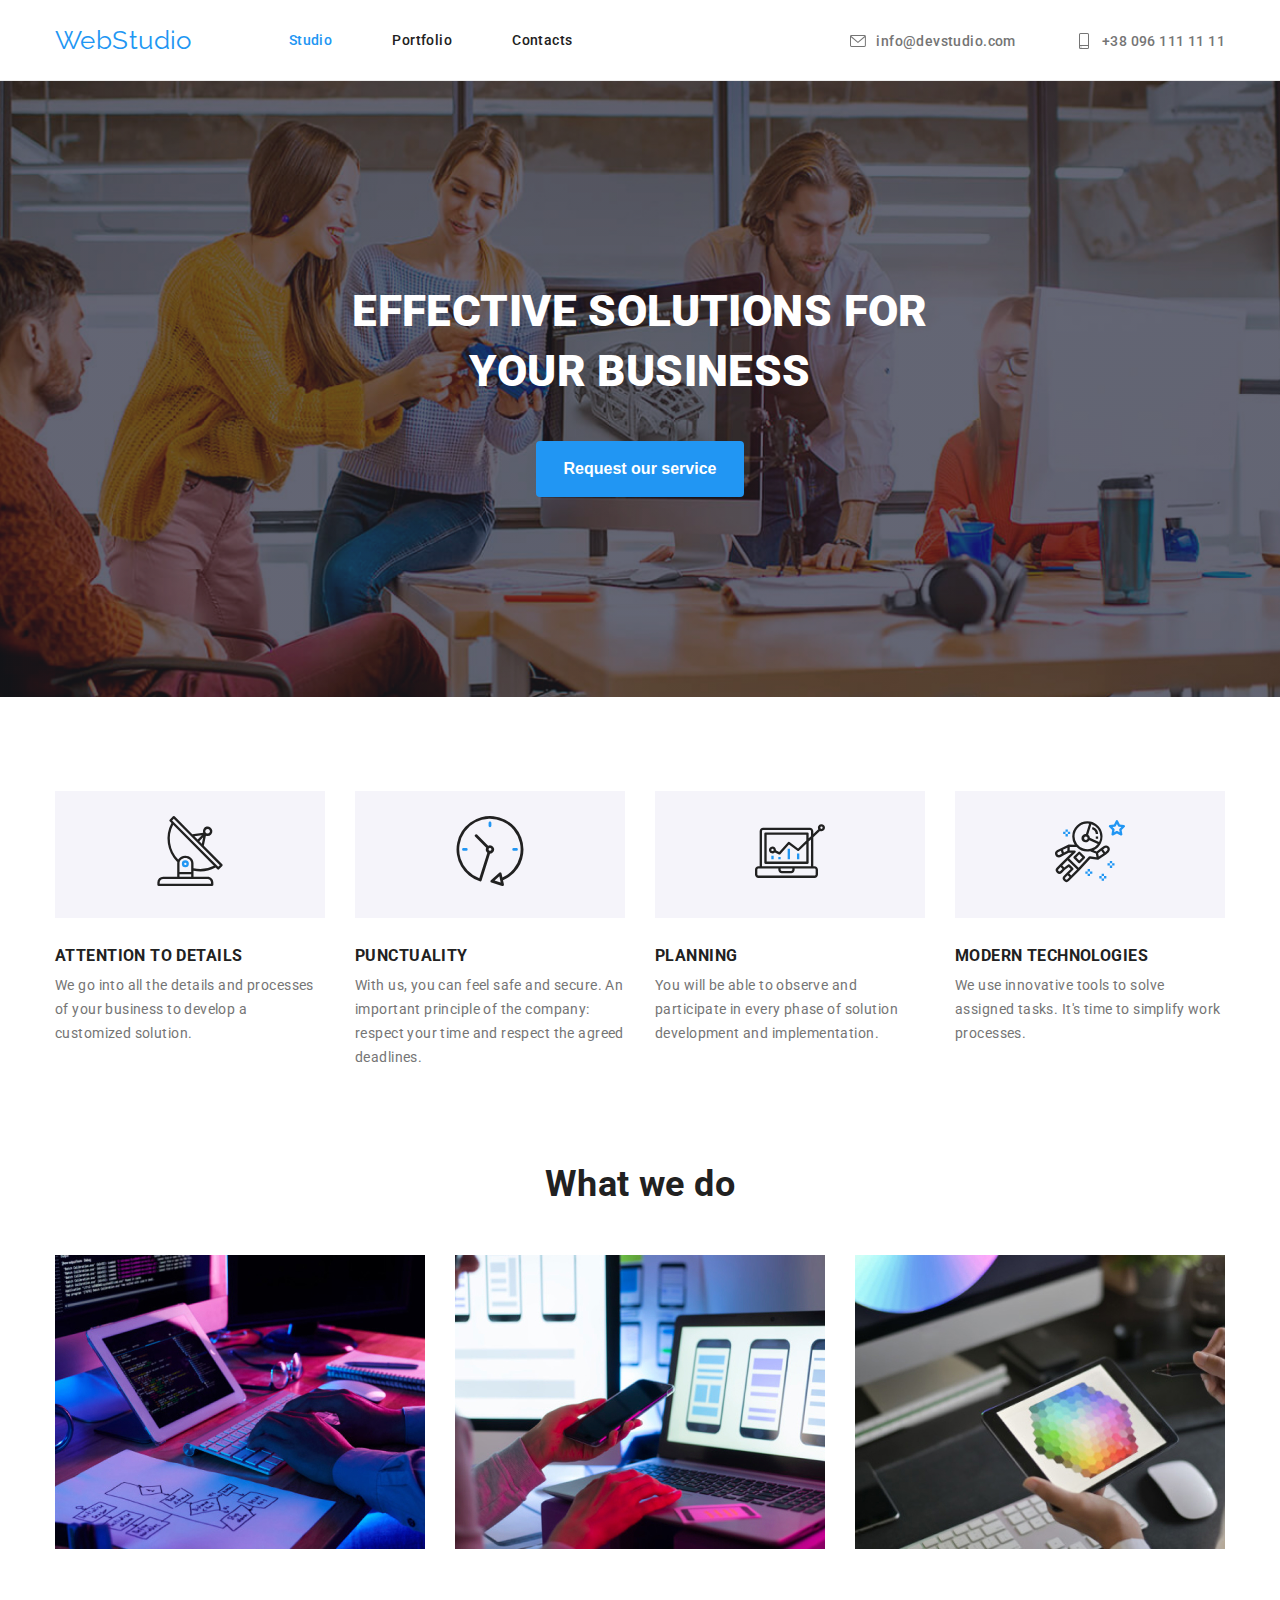
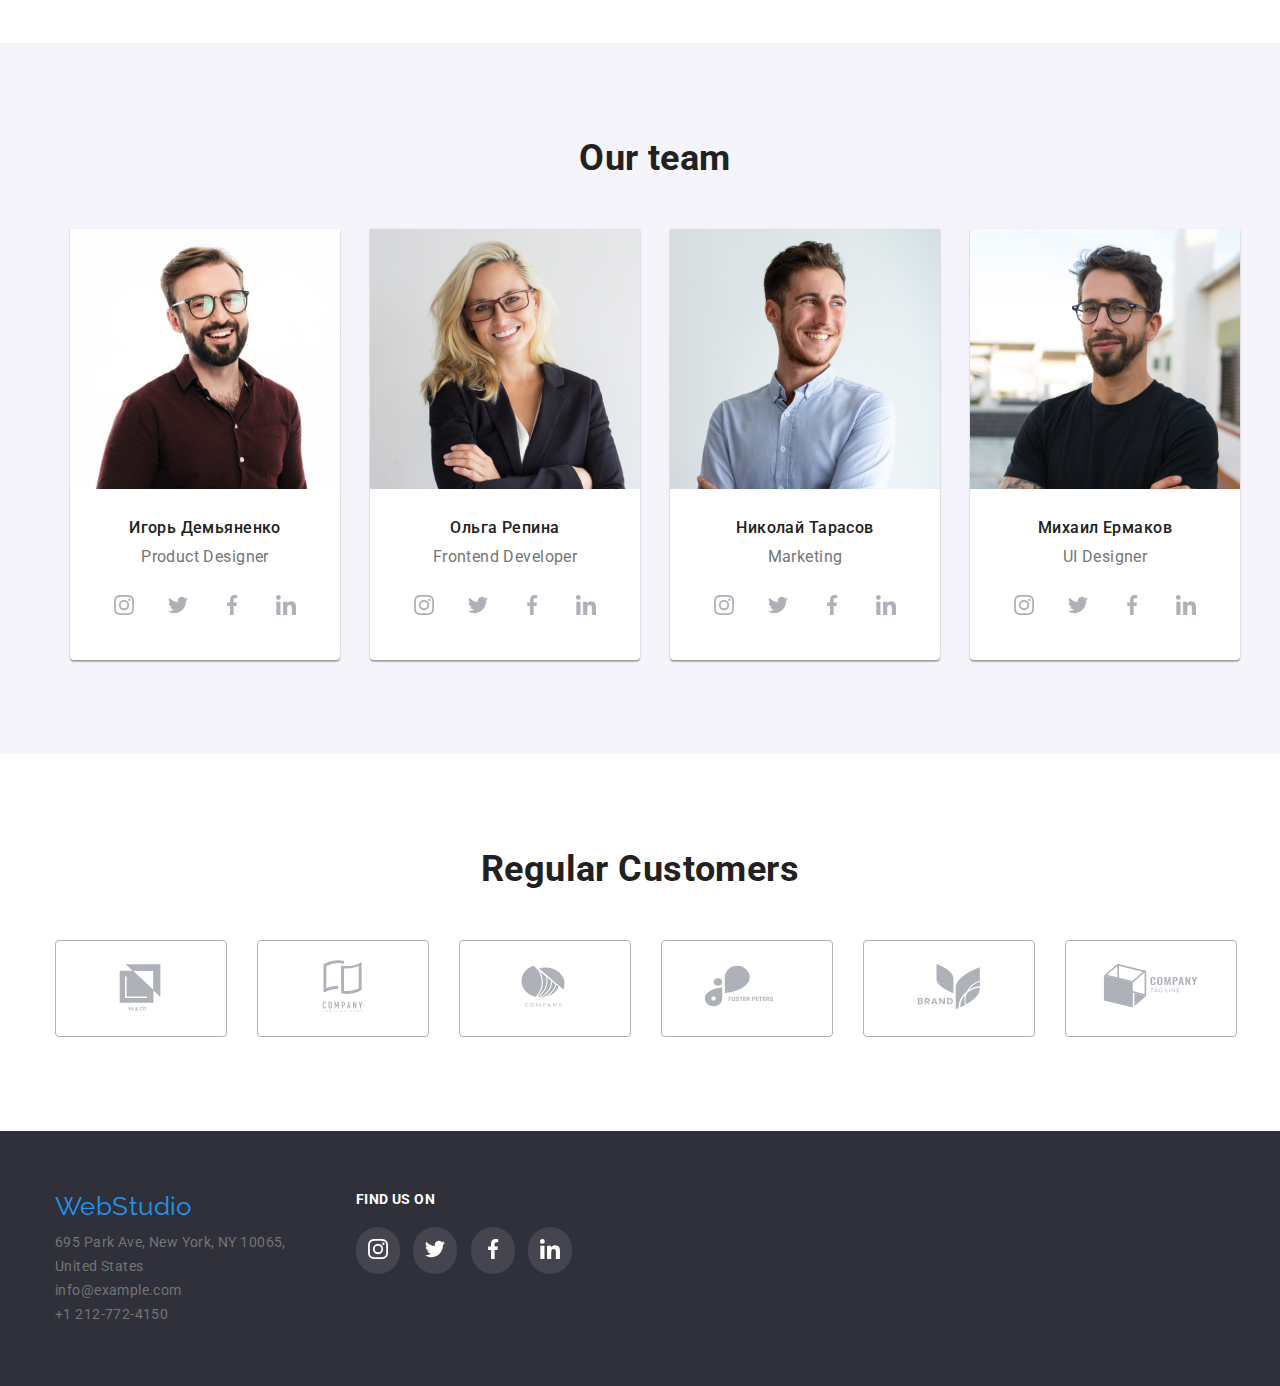
<file: index.html>
<!DOCTYPE html>
<html lang="en">
  <head>
    <title>WebStudio</title>
    <meta charset="utf-8" />
    <link rel="preconnect" href="https://fonts.googleapis.com" />
    <link rel="preconnect" href="https://fonts.gstatic.com" crossorigin />
    <link
      href="https://fonts.googleapis.com/css2?family=Raleway:wght@700&family=Roboto:wght@400;500;700;900&display=swap"
      rel="stylesheet"
    />
    <link rel="stylesheet" href="css/styles.css" />
  </head>
  <body>
    <header class="header">
      <div class="container header-content">
        <nav class="header-nav">
          <a href="index.html" class="logo link">WebStudio</a>
          <ul class="list header-ul">
            <li class="header-item">
              <a href="index.html" class="header-active-link link">Studio</a>
            </li>
            <li class="header-item">
              <a href="portfolio.html" class="header-nav-link link"
                >Portfolio</a
              >
            </li>
            <li class="header-item">
              <a href="#" class="header-nav-link link">Contacts</a>
            </li>
          </ul>
        </nav>
        <ul class="header-ul list">
          <li class="header-item">
            <a href="mailto:info@devstudio.com" class="header-contacts link">
              <svg class="header-contacts-icon">
                <use href="./images/icons.svg#icon-envelope"></use>
              </svg>
              <p>info@devstudio.com</p>
            </a>
          </li>
          <li class="header-item">
            <a href="tel:+380961111111" class="header-contacts link">
              <svg class="header-contacts-icon">
                <use href="./images/icons.svg#icon-smartphone"></use>
              </svg>
              <p>+38 096 111 11 11</p>
            </a>
          </li>
        </ul>
      </div>
    </header>
    <main>
      <section class="hero-section">
        <div class="container">
          <h1 class="hero-section-h1">
            EFFECTIVE SOLUTIONS FOR<br />
            YOUR BUSINESS
          </h1>
          <button type="button" class="request-button">
            Request our service
          </button>
        </div>
      </section>
      <section class="section">
        <div class="container">
          <ul class="features-list list">
            <li class="features-list-item">
              <div class="features-card-image">
                <svg width="70" height="70">
                  <use href="./images/icons.svg#icon-antenna-1"></use>
                </svg>
              </div>
              <h3 class="features-headers">ATTENTION TO DETAILS</h3>
              <p class="features-text">
                We go into all the details and processes of your business to
                develop a customized solution.
              </p>
            </li>
            <li class="features-list-item">
              <div class="features-card-image">
                <svg width="70" height="70">
                  <use href="./images/icons.svg#icon-clock-1"></use>
                </svg>
              </div>
              <h3 class="features-headers">PUNCTUALITY</h3>
              <p class="features-text">
                With us, you can feel safe and secure. An important principle of
                the company: respect your time and respect the agreed deadlines.
              </p>
            </li>
            <li class="features-list-item">
              <div class="features-card-image">
                <svg width="70" height="70">
                  <use href="./images/icons.svg#icon-diagram-1"></use>
                </svg>
              </div>
              <h3 class="features-headers">PLANNING</h3>
              <p class="features-text">
                You will be able to observe and participate in every phase of
                solution development and implementation.
              </p>
            </li>
            <li class="features-list-item">
              <div class="features-card-image">
                <svg width="70" height="70">
                  <use href="./images/icons.svg#icon-astronaut-1"></use>
                </svg>
              </div>
              <h3 class="features-headers">MODERN TECHNOLOGIES</h3>
              <p class="features-text">
                We use innovative tools to solve assigned tasks. It's time to
                simplify work processes.
              </p>
            </li>
          </ul>
        </div>
      </section>
      <section class="section section-no-top-padding">
        <div class="container">
          <h2 class="headers">What we do</h2>
          <ul class="whatWeDo-list list">
            <li>
              <img src="images/img1.jpg" alt="writing code" width="370" />
            </li>
            <li>
              <img
                src="images/img2.jpg"
                alt="testing app on phone"
                width="370"
              />
            </li>
            <li>
              <img src="images/img3.jpg" alt="drowing on tablet" width="370" />
            </li>
          </ul>
        </div>
      </section>
      <section class="section section-team">
        <div class="container team">
          <div class="container">
            <h2 class="headers">Our team</h2>
            <ul class="team-list list">
              <li class="team-list-item">
                <img
                  src="images/photo1.jpg"
                  alt="a photo of a man"
                  class="team-member-image"
                  width="270"
                />
                <h3 class="team-member-name">Игорь Демьяненко</h3>
                <p class="team-member-text">Product Designer</p>
                <ul class="list team-member-icon-list">
                  <li>
                    <a href="#">
                      <div class="team-member-icon-wrapper">
                        <svg>
                          <use href="./images/icons.svg#icon-instagram-1"></use>
                        </svg>
                      </div>
                    </a>
                  </li>
                  <li>
                    <a href="#">
                      <div class="team-member-icon-wrapper">
                        <svg>
                          <use href="./images/icons.svg#icon-twitter-1"></use>
                        </svg>
                      </div>
                    </a>
                  </li>
                  <li>
                    <a href="">
                      <div class="team-member-icon-wrapper">
                        <svg>
                          <use href="./images/icons.svg#icon-facebook-1"></use>
                        </svg>
                      </div>
                    </a>
                  </li>
                  <li>
                    <a href="">
                      <div class="team-member-icon-wrapper">
                        <svg>
                          <use href="./images/icons.svg#icon-linkedin-1"></use>
                        </svg>
                      </div>
                    </a>
                  </li>
                </ul>
              </li>
              <li class="team-list-item">
                <img
                  src="images/photo2.jpg"
                  alt="a photo of a woman"
                  class="team-member-image"
                  width="270"
                />
                <h3 class="team-member-name">Ольга Репина</h3>
                <p class="team-member-text">Frontend Developer</p>
                <ul class="list team-member-icon-list">
                  <li>
                    <a href="#">
                      <div class="team-member-icon-wrapper">
                        <svg>
                          <use href="./images/icons.svg#icon-instagram-1"></use>
                        </svg>
                      </div>
                    </a>
                  </li>
                  <li>
                    <a href="#">
                      <div class="team-member-icon-wrapper">
                        <svg>
                          <use href="./images/icons.svg#icon-twitter-1"></use>
                        </svg>
                      </div>
                    </a>
                  </li>
                  <li>
                    <a href="">
                      <div class="team-member-icon-wrapper">
                        <svg>
                          <use href="./images/icons.svg#icon-facebook-1"></use>
                        </svg>
                      </div>
                    </a>
                  </li>
                  <li>
                    <a href="">
                      <div class="team-member-icon-wrapper">
                        <svg>
                          <use href="./images/icons.svg#icon-linkedin-1"></use>
                        </svg>
                      </div>
                    </a>
                  </li>
                </ul>
              </li>
              <li class="team-list-item">
                <img
                  src="images/photo3.jpg"
                  alt="a photo of a man"
                  class="team-member-image"
                  width="270"
                />
                <h3 class="team-member-name">Николай Тарасов</h3>
                <p class="team-member-text">Marketing</p>
                <ul class="list team-member-icon-list">
                  <li>
                    <a href="#">
                      <div class="team-member-icon-wrapper">
                        <svg>
                          <use href="./images/icons.svg#icon-instagram-1"></use>
                        </svg>
                      </div>
                    </a>
                  </li>
                  <li>
                    <a href="#">
                      <div class="team-member-icon-wrapper">
                        <svg>
                          <use href="./images/icons.svg#icon-twitter-1"></use>
                        </svg>
                      </div>
                    </a>
                  </li>
                  <li>
                    <a href="">
                      <div class="team-member-icon-wrapper">
                        <svg>
                          <use href="./images/icons.svg#icon-facebook-1"></use>
                        </svg>
                      </div>
                    </a>
                  </li>
                  <li>
                    <a href="">
                      <div class="team-member-icon-wrapper">
                        <svg>
                          <use href="./images/icons.svg#icon-linkedin-1"></use>
                        </svg>
                      </div>
                    </a>
                  </li>
                </ul>
              </li>
              <li class="team-list-item">
                <img
                  src="images/photo4.jpg"
                  alt="a photo of a man"
                  class="team-member-image"
                  width="270"
                />
                <h3 class="team-member-name">Михаил Ермаков</h3>
                <p class="team-member-text">UI Designer</p>
                <ul class="list team-member-icon-list">
                  <li>
                    <a href="#">
                      <div class="team-member-icon-wrapper">
                        <svg>
                          <use href="./images/icons.svg#icon-instagram-1"></use>
                        </svg>
                      </div>
                    </a>
                  </li>
                  <li>
                    <a href="#">
                      <div class="team-member-icon-wrapper">
                        <svg>
                          <use href="./images/icons.svg#icon-twitter-1"></use>
                        </svg>
                      </div>
                    </a>
                  </li>
                  <li>
                    <a href="">
                      <div class="team-member-icon-wrapper">
                        <svg>
                          <use href="./images/icons.svg#icon-facebook-1"></use>
                        </svg>
                      </div>
                    </a>
                  </li>
                  <li>
                    <a href="">
                      <div class="team-member-icon-wrapper">
                        <svg>
                          <use href="./images/icons.svg#icon-linkedin-1"></use>
                        </svg>
                      </div>
                    </a>
                  </li>
                </ul>
              </li>
            </ul>
          </div>
        </div>
      </section>
      <section class="section">
        <div class="container">
          <h1 class="headers">Regular Customers</h1>
          <div>
            <ul class="list customer-list">
              <li>
                <a href="#">
                  <div class="customer-div">
                    <svg class="customer-icon">
                      <use href="./images/icons.svg#icon-Logo1"></use>
                    </svg>
                  </div>
                </a>
              </li>
              <li>
                <a href="#">
                  <div class="customer-div">
                    <svg class="customer-icon">
                      <use href="./images/icons.svg#icon-Logo2"></use>
                    </svg>
                  </div>
                </a>
              </li>
              <li>
                <a href="#">
                  <div class="customer-div">
                    <svg class="customer-icon">
                      <use href="./images/icons.svg#icon-Logo3"></use>
                    </svg>
                  </div>
                </a>
              </li>
              <li>
                <a href="#">
                  <div class="customer-div">
                    <svg class="customer-icon">
                      <use href="./images/icons.svg#icon-Logo4"></use>
                    </svg>
                  </div>
                </a>
              </li>
              <li>
                <a href="#">
                  <div class="customer-div">
                    <svg class="customer-icon">
                      <use href="./images/icons.svg#icon-Logo5"></use>
                    </svg>
                  </div>
                </a>
              </li>
              <li>
                <a href="#">
                  <div class="customer-div">
                    <svg class="customer-icon">
                      <use href="./images/icons.svg#icon-Logo6"></use>
                    </svg>
                  </div>
                </a>
              </li>
            </ul>
          </div>
        </div>
      </section>
    </main>
    <footer class="footer">
      <div class="container footer-container">
        <div>
          <a href="#" class="logo link">WebStudio</a>
          <address class="footer-address">
            <ul class="list">
              <li>
                <a class="link" href="index.html"
                  >695 Park Ave, New York, NY 10065,<br />
                  United States</a
                >
              </li>
              <li>
                <a class="link" href="mailto:info@example.com"
                  >info@example.com</a
                >
              </li>
              <li>
                <a class="link" href="tel:+1212-772-4150">+1 212-772-4150</a>
              </li>
            </ul>
          </address>
        </div>
        <div class="findUs-container">
          <p class="findUs-text">Find us on</p>
          <ul class="list footer-icons-list">
            <li>
              <a href="">
                <div class="footer-icon-wrapper">
                  <svg>
                    <use href="./images/icons.svg#icon-instagram-1"></use>
                  </svg>
                </div>
              </a>
            </li>
            <li>
              <a href="">
                <div class="footer-icon-wrapper">
                  <svg>
                    <use href="./images/icons.svg#icon-twitter-1"></use>
                  </svg>
                </div>
              </a>
            </li>
            <li>
              <a href="">
                <div class="footer-icon-wrapper">
                  <svg>
                    <use href="./images/icons.svg#icon-facebook-1"></use>
                  </svg>
                </div>
              </a>
            </li>
            <li>
              <a href="">
                <div class="footer-icon-wrapper">
                  <svg>
                    <use href="./images/icons.svg#icon-linkedin-1"></use>
                  </svg>
                </div>
              </a>
            </li>
          </ul>
        </div>
      </div>
    </footer>
  </body>
</html>
</file>
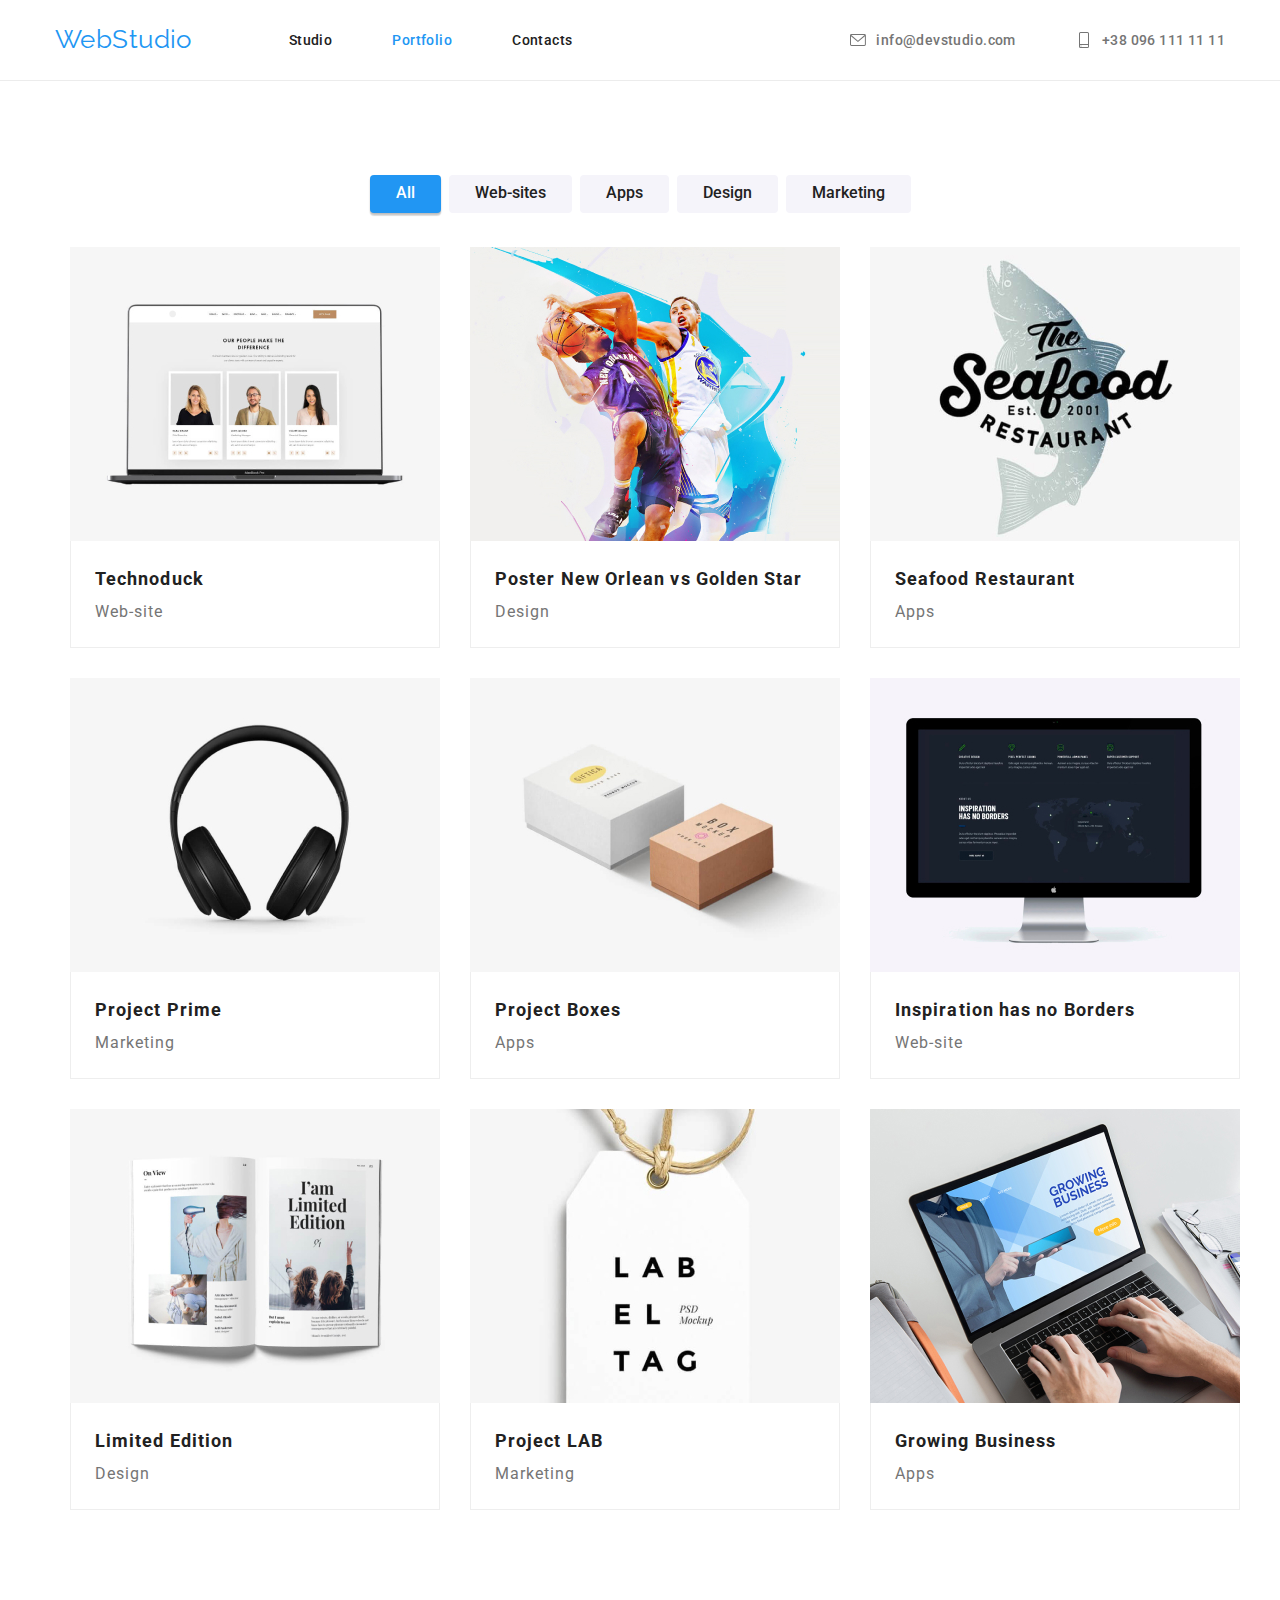
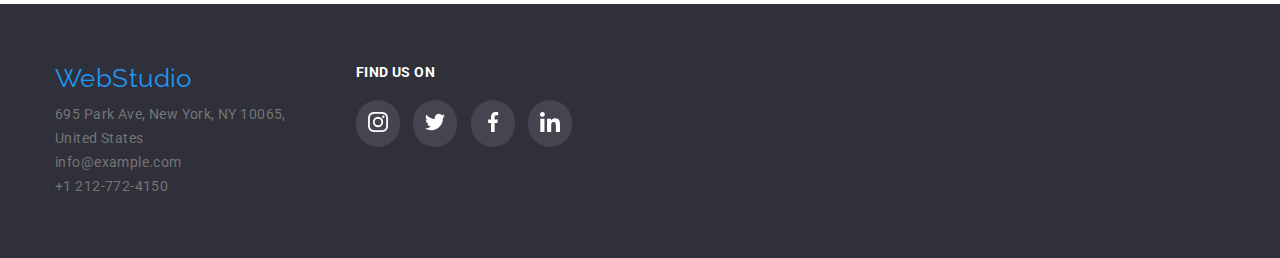
<file: portfolio.html>
<!DOCTYPE html>
<html lang="en">
  <head>
    <meta charset="UTF-8" />
    <title>Portfolio</title>
    <link rel="preconnect" href="https://fonts.googleapis.com" />
    <link rel="preconnect" href="https://fonts.gstatic.com" crossorigin />
    <link
      href="https://fonts.googleapis.com/css2?family=Raleway:wght@700&family=Roboto:wght@400;500;700;900&display=swap"
      rel="stylesheet"
    />
    <link
      rel="stylesheet"
      href="https://cdnjs.cloudflare.com/ajax/libs/modern-normalize/1.1.0/modern-normalize.min.css"
    />
    <link rel="stylesheet" href="css/styles.css" />
  </head>
  <body>
    <header class="header">
      <div class="container header-content">
        <nav class="header-nav">
          <a href="index.html" class="logo link">WebStudio</a>
          <ul class="list header-ul">
            <li class="header-item">
              <a href="index.html" class="header-nav-link link">Studio</a>
            </li>
            <li class="header-item">
              <a href="portfolio.html" class="header-active-link link"
                >Portfolio</a
              >
            </li>
            <li class="header-item">
              <a href="#" class="header-nav-link link">Contacts</a>
            </li>
          </ul>
        </nav>
        <ul class="header-ul list">
          <li class="header-item">
            <a href="mailto:info@devstudio.com" class="header-contacts link">
              <svg class="header-contacts-icon">
                <use href="./images/icons.svg#icon-envelope"></use>
              </svg>
              <p>info@devstudio.com</p>
            </a>
          </li>
          <li class="header-item">
            <a href="tel:+380961111111" class="header-contacts link">
              <svg class="header-contacts-icon">
                <use href="./images/icons.svg#icon-smartphone"></use>
              </svg>
              <p>+38 096 111 11 11</p>
            </a>
          </li>
        </ul>
      </div>
    </header>
    <main>
      <section class="section">
        <div class="container">
          <div>
            <ul class="filter-buttons-list list">
              <li>
                <button type="button" class="active-filter-button">All</button>
              </li>
              <li>
                <button type="button" class="filter-button">Web-sites</button>
              </li>
              <li>
                <button type="button" class="filter-button">Apps</button>
              </li>
              <li>
                <button type="button" class="filter-button">Design</button>
              </li>
              <li>
                <button type="button" class="filter-button">Marketing</button>
              </li>
            </ul>
          </div>
          <div class="container">
            <ul class="cards-list list">
              <li class="card">
                <img src="images/portfolio1.jpg" alt="" />
                <div class="card-description">
                  <p class="card-description-name">Technoduck</p>
                  <p class="card-description-text">Web-site</p>
                </div>
              </li>
              <li class="card">
                <img src="images/portfolio2.jpg" alt="" />
                <div class="card-description">
                  <p class="card-description-name">
                    Poster New Orlean vs Golden Star
                  </p>
                  <p class="card-description-text">Design</p>
                </div>
              </li>
              <li class="card">
                <img src="images/portfolio3.jpg" alt="" />
                <div class="card-description">
                  <p class="card-description-name">Seafood Restaurant</p>
                  <p class="card-description-text">Apps</p>
                </div>
              </li>
              <li class="card">
                <img src="images/portfolio4.jpg" alt="" />
                <div class="card-description">
                  <p class="card-description-name">Project Prime</p>
                  <p class="card-description-text">Marketing</p>
                </div>
              </li>
              <li class="card">
                <img src="images/portfolio5.jpg" alt="" />
                <div class="card-description">
                  <p class="card-description-name">Project Boxes</p>
                  <p class="card-description-text">Apps</p>
                </div>
              </li>
              <li class="card">
                <img src="images/portfolio6.jpg" alt="" />
                <div class="card-description">
                  <p class="card-description-name">
                    Inspiration has no Borders
                  </p>
                  <p class="card-description-text">Web-site</p>
                </div>
              </li>
              <li class="card">
                <img src="images/portfolio7.jpg" alt="" />
                <div class="card-description">
                  <p class="card-description-name">Limited Edition</p>
                  <p class="card-description-text">Design</p>
                </div>
              </li>
              <li class="card">
                <img src="images/portfolio8.jpg" alt="" />
                <div class="card-description">
                  <p class="card-description-name">Project LAB</p>
                  <p class="card-description-text">Marketing</p>
                </div>
              </li>
              <li class="card">
                <img src="images/portfolio9.jpg" alt="" />
                <div class="card-description">
                  <p class="card-description-name">Growing Business</p>
                  <p class="card-description-text">Apps</p>
                </div>
              </li>
            </ul>
          </div>
        </div>
      </section>
    </main>
    <footer class="footer">
      <div class="container footer-container">
        <div>
          <a href="#" class="logo link">WebStudio</a>
          <address class="footer-address">
            <ul class="list">
              <li>
                <a class="link" href="index.html"
                  >695 Park Ave, New York, NY 10065,<br />
                  United States</a
                >
              </li>
              <li>
                <a class="link" href="mailto:info@example.com"
                  >info@example.com</a
                >
              </li>
              <li>
                <a class="link" href="tel:+1212-772-4150">+1 212-772-4150</a>
              </li>
            </ul>
          </address>
        </div>
        <div class="findUs-container">
          <p class="findUs-text">Find us on</p>
          <ul class="list footer-icons-list">
            <li>
              <a href="">
                <div class="footer-icon-wrapper">
                  <svg>
                    <use href="./images/icons.svg#icon-instagram-1"></use>
                  </svg>
                </div>
              </a>
            </li>
            <li>
              <a href="">
                <div class="footer-icon-wrapper">
                  <svg>
                    <use href="./images/icons.svg#icon-twitter-1"></use>
                  </svg>
                </div>
              </a>
            </li>
            <li>
              <a href="">
                <div class="footer-icon-wrapper">
                  <svg>
                    <use href="./images/icons.svg#icon-facebook-1"></use>
                  </svg>
                </div>
              </a>
            </li>
            <li>
              <a href="">
                <div class="footer-icon-wrapper">
                  <svg>
                    <use href="./images/icons.svg#icon-linkedin-1"></use>
                  </svg>
                </div>
              </a>
            </li>
          </ul>
        </div>
      </div>
    </footer>
  </body>
</html>
</file>
<file: css/styles.css>
:root {
  --primary-text-color: #757575;
  --accent-color: #2196f3;
  --background-grey: #f5f4fa;
  --icon-color: #afb1b8;
}

body {
  margin: auto;
  background-color: #ffffff;
  font-family: "Roboto", sans-serif;
  font-size: 14px;
  letter-spacing: 0.03em;
  color: #212121;
}

h1,
h2,
h3,
h4,
h5,
h6,
p {
  margin: 0;
}
html {
  box-sizing: border-box;
}
*,
*::after,
*::before {
  box-sizing: inherit;
}
img {
  display: block;
  max-width: 100%;
  height: auto;
}
address {
  font-style: normal;
}
.link {
  text-decoration: none;
  color: inherit;
}
.list {
  list-style: none;
  padding: 0;
  margin: 0;
}
.header {
  margin: auto;
  border-bottom: 1px solid #ececec;
}
.logo {
  color: var(--accent-color);
  font-family: "raleway";
  font-size: 26px;
}
.container {
  padding: 0 15px;
  width: 1200px;
  margin: 0 auto;
}
.header-content {
  display: flex;
  justify-content: space-between;
  align-items: baseline;
}
.header-item a {
  fill: #757575;
  display: flex;
  flex-direction: row;
  align-items: center;
  gap: 10px;
}
.header-item:not(:last-child) {
  margin-right: 60px;
}

.header-ul {
  margin-left: 97px;
  display: flex;
  align-items: center;
}
.header-nav {
  display: flex;
  align-items: center;
}
.header-nav-link {
  display: block;
  padding: 32px 0px 31px 0px;
  font-weight: 500;
  color: #212121;
}
.header-contacts {
  display: block;
  padding: 32px 0px 31px 0px;
  font-weight: 500;
  color: var(--primary-text-color);
}
.header-contacts:hover {
  color: var(--accent-color);
}
.header-contacts-icon {
  max-width: 16px;
  max-height: 16px;
}
.header a:hover {
  color: var(--accent-color);
  fill: var(--accent-color);
}
.header-active-link {
  display: block;
  padding: 32px 0px 31px 0px;
  font-weight: 500;
  color: var(--accent-color);
  text-decoration: none;
}

.section {
  padding: 94px 0;
}
.section-no-top-padding {
  padding-top: 0;
}
.headers {
  text-align: center;
  font-size: 36px;
  font-weight: 700;
  color: #212121;
  line-height: 42.19px;
}
.hero-section {
  padding: 200px 0;
  background-image: linear-gradient(
      rgba(47, 48, 58, 0.4),
      rgba(47, 48, 58, 0.4)
    ),
    url("../images/herobg.png");
  background-repeat: no-repeat;
  background-position: center;
  background-size: cover;
  text-align: center;
}
.hero-section-h1 {
  margin: auto;
  color: #ffffff;
  font-weight: 900;
  font-size: 44px;
  line-height: 60px;
}
.request-button {
  font-weight: 700;
  margin-top: 40px;
  background-color: var(--accent-color);
  border: 4px solid var(--accent-color);
  border-radius: 4px;
  padding: 15px 24px;
  font-size: 16px;
  color: #ffffff;
  transition-duration: 0.4s;
}
.request-button:hover {
  border: 4px solid var(--accent-color);
  background-color: var(--background-grey);
  color: #000000;
  cursor: pointer;
}
.features-headers {
  font-weight: 700;
  line-height: 16.41px;
}
.features-list {
  display: flex;
  justify-content: space-between;
  gap: 30px;
}
.features-list-item {
  line-height: 24px;
  font-size: 14px;
  width: 270px;
}
.features-card-image {
  background-color: #f5f4fa;
  width: auto;
  padding: 25px 100px;
  margin-bottom: 30px;
}
.features-text {
  padding-top: 9px;
  color: var(--primary-text-color);
}

.whatWeDo-list {
  padding-top: 50px;
  display: flex;
  justify-content: space-between;
  gap: 30px;
}

.section-team {
  background-color: #f5f4fa;
  padding: 94px 0 94px 0;
  text-align: center;
}
.team-list {
  padding-top: 50px;
  display: flex;
  justify-content: space-between;
  gap: 30px;
}
.team-list-item {
  background-color: #ffffff;
  border-radius: 0px 0px 4px 4px;
  box-shadow: 0px 1px 3px rgba(0, 0, 0, 0.12), 0px 1px 1px rgba(0, 0, 0, 0.14),
    0px 2px 1px rgba(0, 0, 0, 0.2);
}
.team-member-image {
  margin-bottom: 30px;
}
.team-member-name {
  font-size: 16px;
  font-weight: 500;
  line-height: 18.75px;
  margin-bottom: 10px;
}
.team-member-text {
  color: var(--primary-text-color);
  font-size: 16px;
  font-weight: 400;
  line-height: 18.75px;
}
.team-member-icon-wrapper {
  border-radius: 50%;
  padding: 12px;
}
.team-member-icon-wrapper:hover {
  background-color: var(--accent-color);
  transition-duration: 400ms;
}
.team-member-icon-list {
  display: flex;
  flex-direction: row;
  justify-content: center;
  gap: 10px;
  padding: 16px 32px 30px;
}
.team-member-icon-list svg {
  width: 20px;
  height: 20px;
  fill: var(--icon-color);
}
.team-member-icon-wrapper:hover svg {
  fill: #fff;
}

.customer-list {
  padding-top: 50px;
  display: flex;
  gap: 30px;
}
.customer-div {
  padding: 16px 32px;
  border: 1px solid #afb1b8;
  border-radius: 4px;
  display: inline-block;
}
.customer-icon {
  height: 60px;
  width: 106px;
  fill: var(--icon-color);
}
.customer-div:hover {
  border-color: var(--accent-color);
}
.customer-div:hover svg {
  fill: var(--accent-color);
}

.footer {
  background-color: #2f303a;
  padding: 60px 0;
}
.footer-container {
  display: flex;
}
.footer-address {
  padding-top: 9px;
  color: #757575;
  font-size: 14px;
  font-weight: 400;
  line-height: 24px;
}
.footer-address a:hover {
  color: #ffffff;
}
.findUs-container {
  margin-left: 70px;
}
.findUs-text {
  color: white;
  font-family: Roboto;
  font-weight: 700;
  margin-bottom: 20px;
  text-transform: uppercase;
}
.footer-icon-wrapper {
  padding: 12px;
  background-color: rgba(255, 255, 255, 0.1);
  border-radius: 50px;
}
.footer-icon-wrapper:hover {
  background-color: var(--accent-color);
  transition-duration: 400ms;
}
.footer-icons-list svg {
  width: 20px;
  height: 20px;
  fill: white;
}
.footer-icons-list li {
  display: inline-block;
  margin-right: 10px;
}

.filter-buttons-list {
  display: flex;
  justify-content: center;
  gap: 8px;
}
.filter-button {
  background-color: #f5f4fa;
  height: 38px;
  padding: 0px 26px;
  border-radius: 4px;
  border: 0px;
  text-align: center;
  font-family: "Roboto";
  font-size: 16px;
  font-weight: 500;
  color: #212121;
  transition-duration: 0.4s;
  cursor: pointer;
}
.filter-button:hover {
  background-color: var(--accent-color);
  color: #ffffff;
  box-shadow: 0px 3px 1px rgba(0, 0, 0, 0.1), 0px 1px 2px rgba(0, 0, 0, 0.08),
    0px 2px 2px rgba(0, 0, 0, 0.12);
}
.active-filter-button {
  background-color: var(--accent-color);
  color: #ffffff;
  height: 38px;
  padding: 0px 26px;
  border-radius: 4px;
  border: 0px;
  text-align: center;
  font-size: 16px;
  font-family: "Roboto";
  font-weight: 500;
  transition-duration: 0.4s;
  cursor: pointer;
  box-shadow: 0px 3px 1px rgba(0, 0, 0, 0.1), 0px 1px 2px rgba(0, 0, 0, 0.08),
    0px 2px 2px rgba(0, 0, 0, 0.12);
}

.cards-list {
  margin-top: 34px;
  list-style: none;
  display: flex;
  flex-direction: row;
  justify-content: center;
  gap: 30px;
  flex-wrap: wrap;
}
.card:hover {
  box-shadow: 0px 1px 1px rgba(0, 0, 0, 0.12), 0px 4px 4px rgba(0, 0, 0, 0.06),
    1px 4px 6px rgba(0, 0, 0, 0.16);
  transition-duration: 200ms;
}
.card-description {
  border: 1px solid #eeeeee;
  border-top: none;
  padding: 20px 24px;
}
.card-description-name {
  letter-spacing: 0.06em;
  font-size: 18px;
  font-weight: 700;
  line-height: 36px;
}
.card-description-text {
  letter-spacing: 0.06em;
  font-size: 16px;
  line-height: 30px;
  color: var(--primary-text-color);
}
</file>
